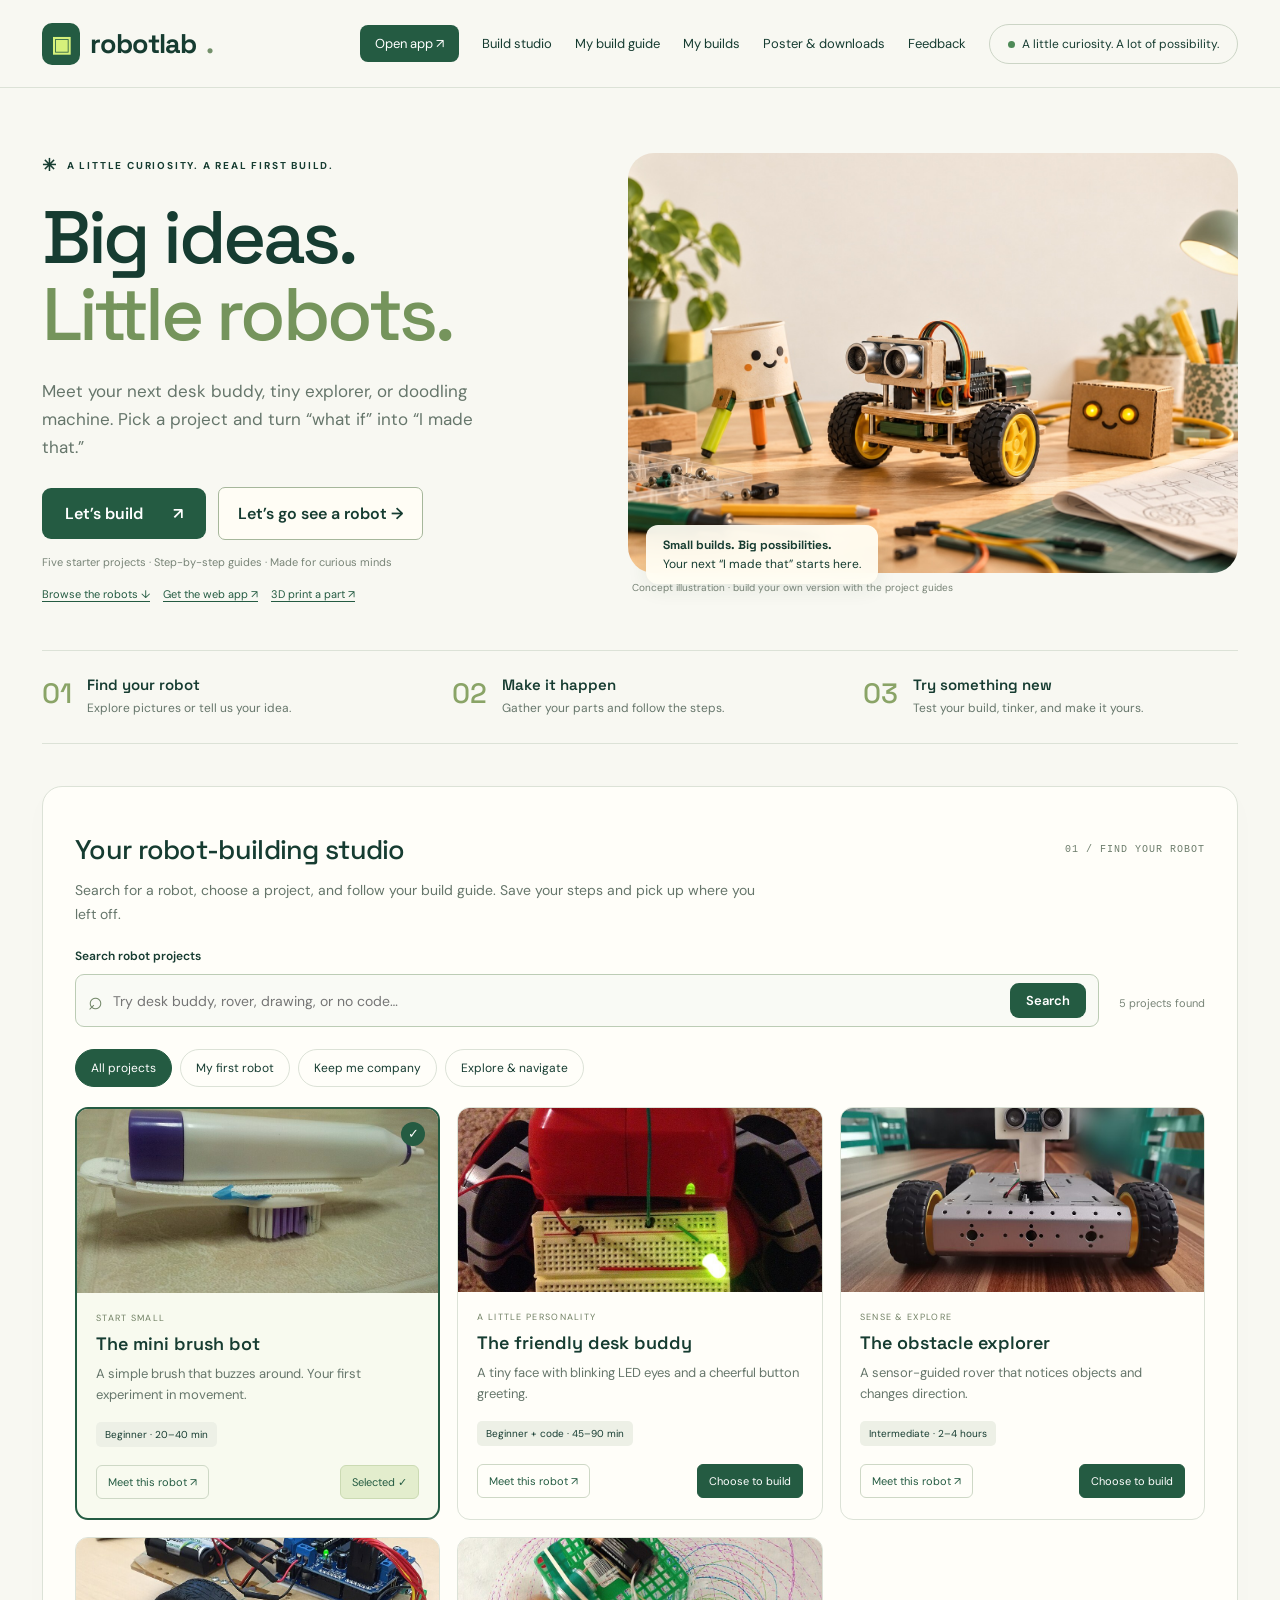
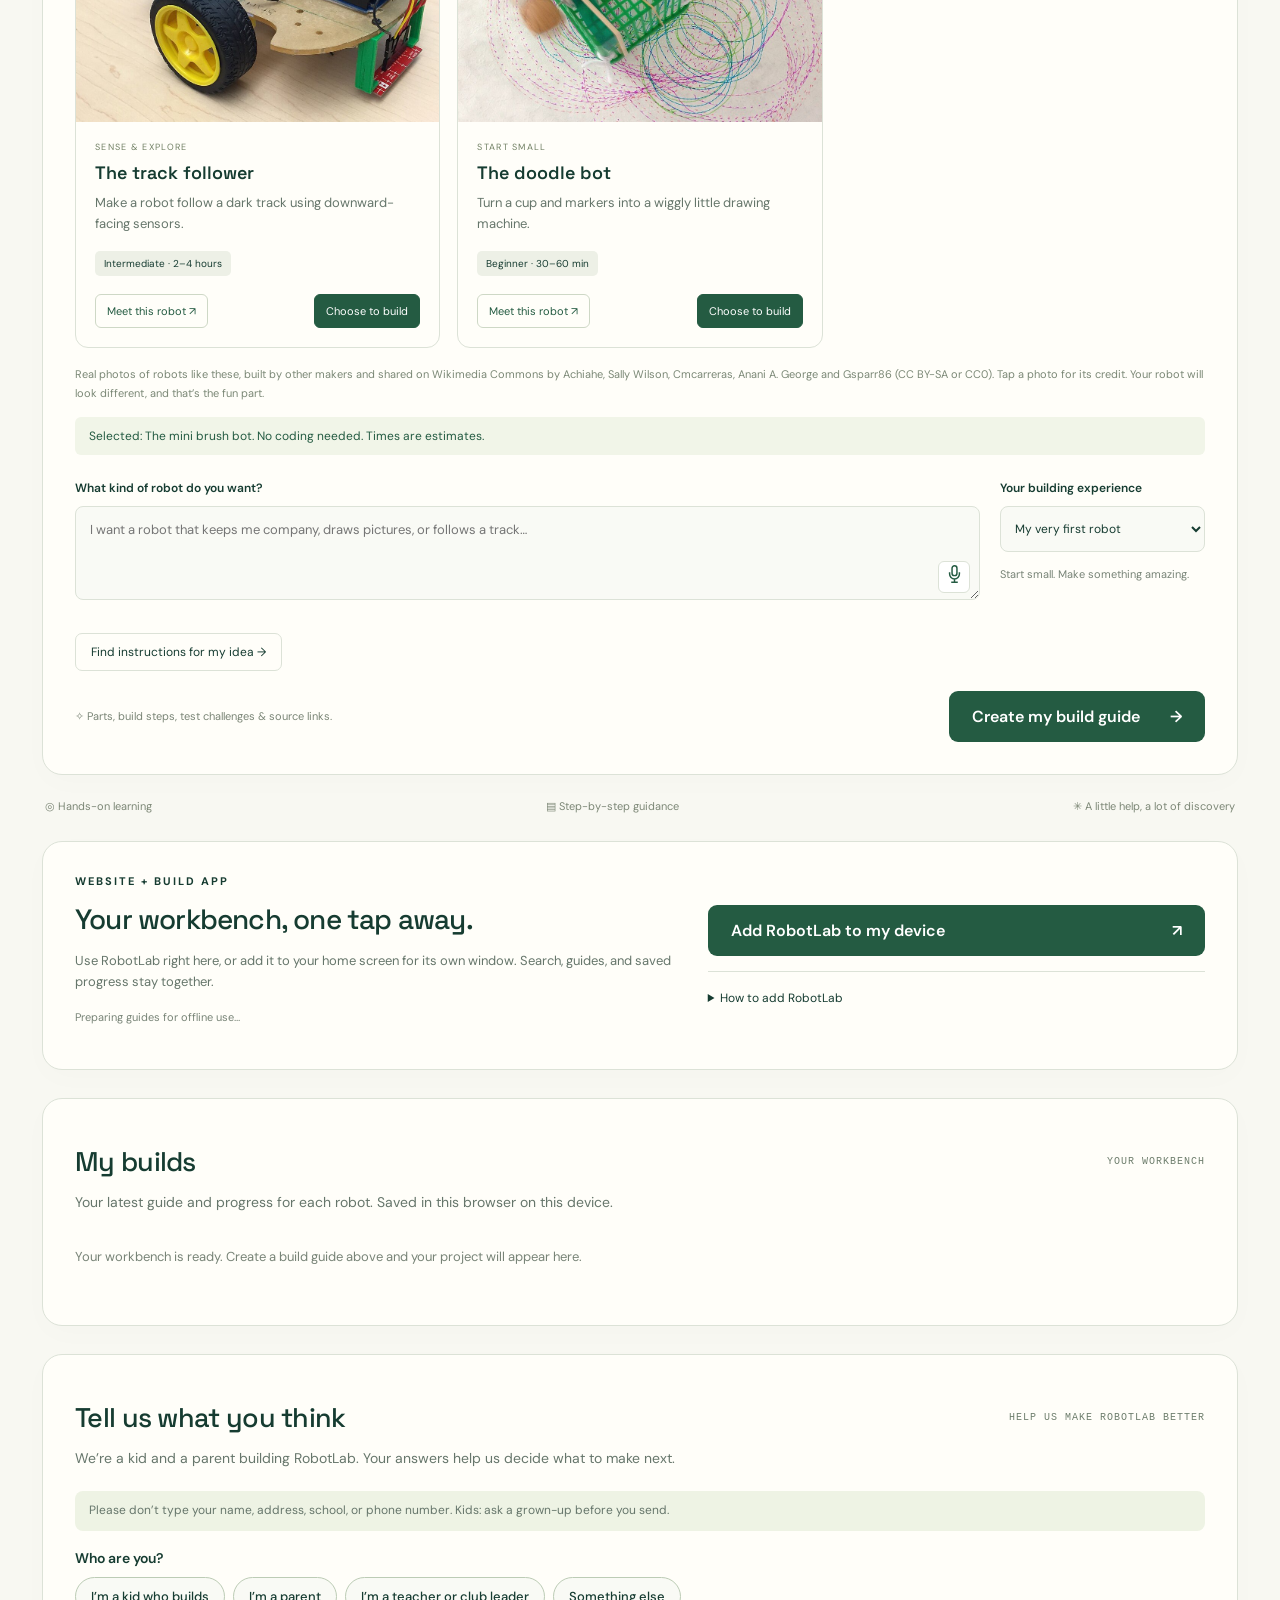
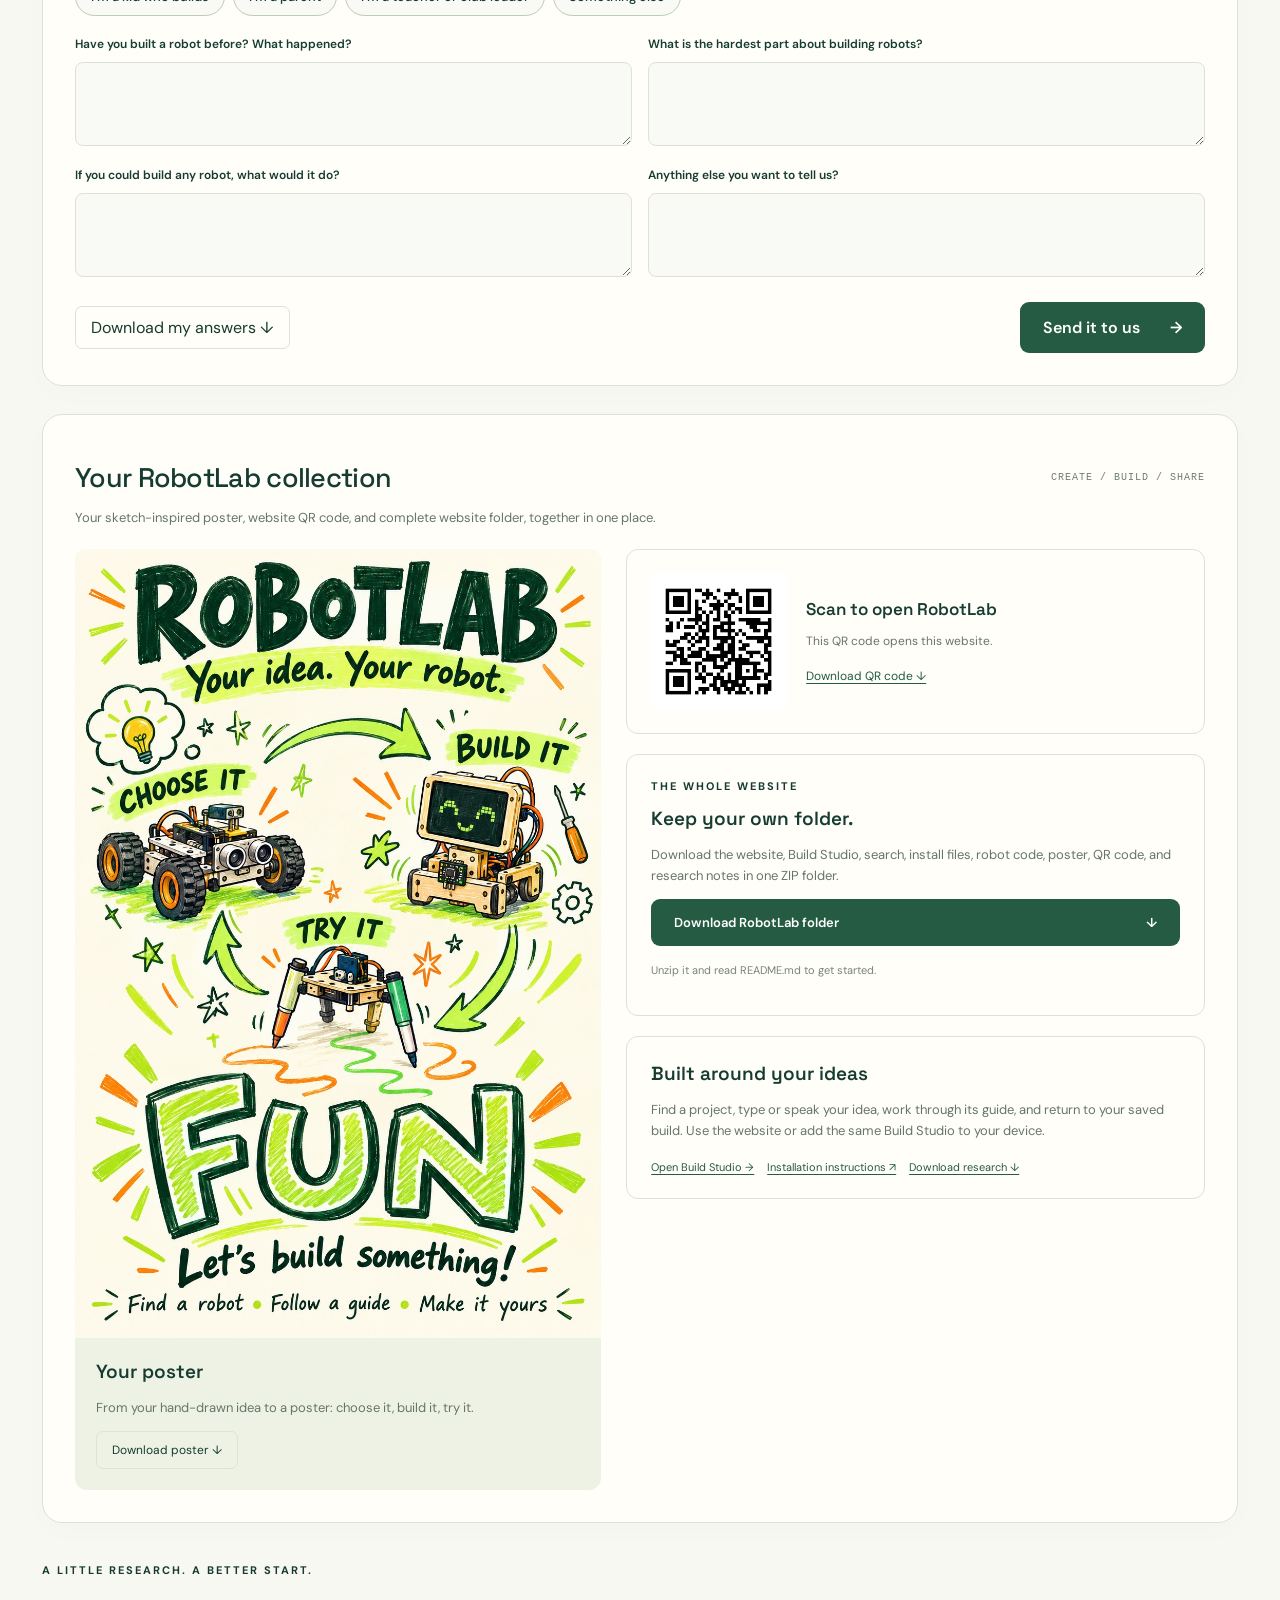
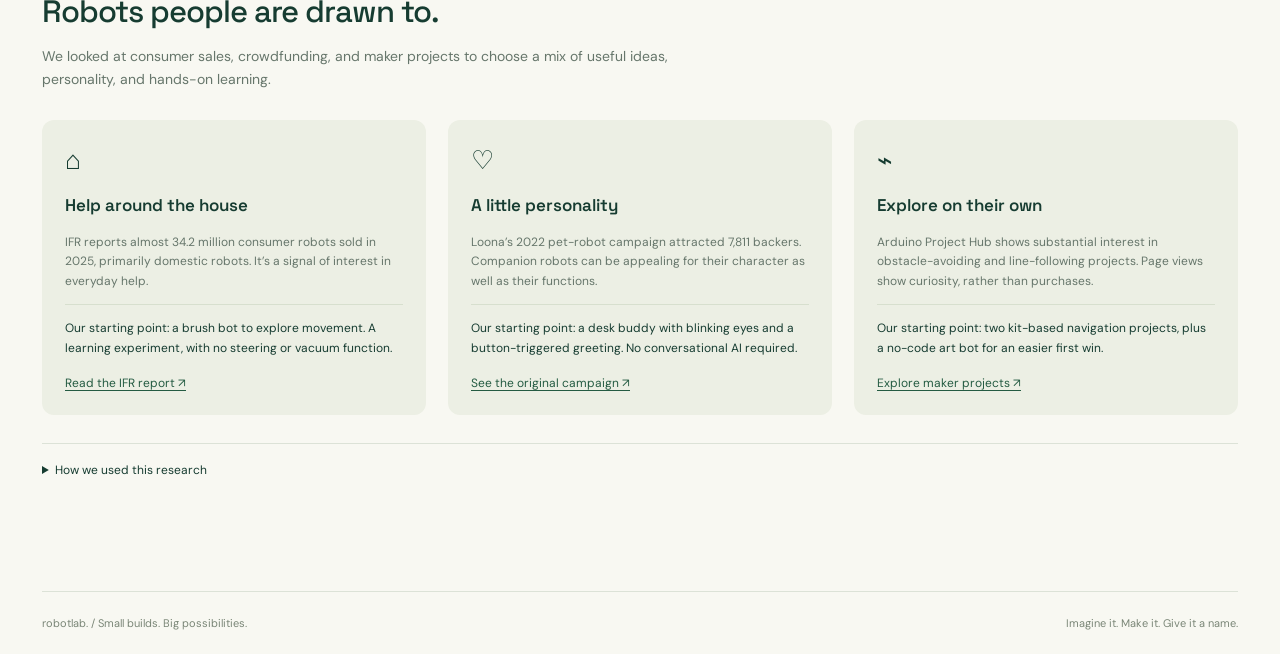
<file: site/index.html>
<!doctype html><html lang="en"><head><meta charset="utf-8"><meta name="viewport" content="width=device-width, initial-scale=1"><title>RobotLab — Your idea. Your robot.</title><meta name="theme-color" content="#23694e"><meta name="robotlab-app" content="robotlab-studio"><link rel="manifest" href="manifest.webmanifest" crossorigin="use-credentials"><link rel="icon" href="icon.svg" type="image/svg+xml"><link rel="apple-touch-icon" href="icon-192.png"><meta name="description" content="Pick a robot, describe your idea, and start building with a practical step-by-step guide."><style>
@import url('https://fonts.googleapis.com/css2?family=DM+Sans:wght@400;500;600;700&family=Space+Grotesk:wght@400;500;600;700&display=swap');
:root{--ink:#183b32;--green:#23694e;--cream:#f6f5ef;--lime:#d6f17b;--line:#dce2d7}*{box-sizing:border-box}body{margin:0;background:var(--cream);color:var(--ink);font:15px 'DM Sans',sans-serif}button,input,textarea,select{font:inherit}button,a{touch-action:manipulation}button{cursor:pointer}header{height:92px;max-width:1280px;margin:auto;display:flex;align-items:center;justify-content:space-between;padding:0 42px;border-bottom:1px solid var(--line)}.brand{font:700 25px 'Space Grotesk',sans-serif;letter-spacing:-1px;display:flex;align-items:center;gap:10px}.mark{background:var(--green);color:var(--lime);padding:7px 9px;border-radius:10px;font-size:22px}nav{display:flex;gap:30px;align-items:center}a{color:inherit;text-decoration:none}nav a{font-size:13px}.pill{border:1px solid #ccd5c6;border-radius:24px;padding:11px 18px;font-size:12px}.dot{display:inline-block;width:7px;height:7px;background:#4e8a57;border-radius:50%;margin-right:7px}main{max-width:1196px;margin:auto;padding:0 0 60px}.hero{display:grid;grid-template-columns:1.15fr 1fr;gap:50px;align-items:center;padding:54px 0 45px}.eyebrow{text-transform:uppercase;font-size:11px;letter-spacing:2px;font-weight:700;display:flex;gap:9px;align-items:center}h1{font:500 clamp(42px,5vw,66px)/1.06 'Space Grotesk',sans-serif;letter-spacing:-3px;margin:20px 0}h1 span{color:#609065}p{line-height:1.65;color:#66766b}.hero p{max-width:420px;font-size:16px}.primary{border:0;border-radius:9px;padding:15px 23px;background:var(--green);color:white;font-weight:600;display:inline-flex;gap:30px;align-items:center}.hero .primary{margin-top:12px}.tiny{font-size:11px;color:#788477;margin-top:15px}.robot-stage{height:327px;position:relative;display:flex;align-items:center;justify-content:center;background:#e9eddf;border-radius:22px;overflow:hidden;background-image:radial-gradient(#bac9ae 1px,transparent 1px);background-size:19px 19px}.robot-stage svg{width:270px;filter:drop-shadow(0 17px 10px #263e3020);transform:rotate(-7deg)}.tag{position:absolute;background:#fffef9;padding:11px 15px;border:1px solid #dce2d3;border-radius:8px;font:11px 'Space Grotesk',sans-serif;box-shadow:0 5px 10px #263e3006}.tag.one{top:33px;left:24px}.tag.two{bottom:33px;right:23px}.stage-label{position:absolute;right:20px;top:20px;font:10px monospace;color:#75856c}.section-top{display:flex;justify-content:space-between;align-items:center;margin:13px 0 22px}.section-top h2{font:500 24px 'Space Grotesk';letter-spacing:-.7px;margin:0}.step-label{font:10px monospace;color:#6e7e6d;letter-spacing:1px}.workspace{background:#fffef9;border:1px solid var(--line);border-radius:16px;padding:28px}.cards{display:grid;grid-template-columns:repeat(3,1fr);gap:14px}.card{background:#fffef9;border:1px solid var(--line);border-radius:10px;text-align:left;color:var(--ink);padding:20px;position:relative}.card.selected{border:2px solid var(--green);padding:19px;background:#f4f8e9}.card.selected:after{content:'✓';position:absolute;right:16px;top:16px;background:var(--green);color:white;border-radius:50%;width:19px;height:19px;text-align:center;font-size:12px}.icon{font-size:28px;height:45px;display:block}.card strong{font:600 17px 'Space Grotesk';display:block}.card p{font-size:12px;margin:7px 0 14px}.level{font-size:10px;background:#edf0e6;padding:5px 8px;border-radius:4px}.form-row{display:grid;grid-template-columns:1fr 205px;gap:20px;margin-top:25px}label{font-weight:600;font-size:12px;display:block;margin-bottom:10px}textarea{width:100%;resize:vertical;min-height:94px;background:#f9faf5;border:1px solid var(--line);border-radius:8px;padding:14px 48px 14px 14px;color:var(--ink);font-size:13px}.input-wrap{position:relative}.mic{position:absolute;right:10px;bottom:12px;border:1px solid var(--line);background:white;border-radius:6px;width:32px;height:32px;color:var(--green)}select{width:100%;padding:13px 10px;border:1px solid var(--line);border-radius:8px;background:#f9faf5;color:var(--ink);font-size:12px}.footer-row{display:flex;align-items:center;justify-content:space-between;margin-top:20px}.hint{font-size:11px;color:#7a8576}.below{display:flex;justify-content:space-between;font-size:11px;color:#7c8776;margin:24px 3px}.below span{display:flex;gap:8px}#guide{scroll-margin-top:25px;margin-top:30px}.guide-head{display:flex;align-items:center;justify-content:space-between;gap:15px}.guide-head h2{font-family:'Space Grotesk'}.guide-grid{display:grid;grid-template-columns:260px 1fr;gap:30px}.parts{background:#eef2e6;border-radius:12px;padding:20px}.parts li{margin:12px 0;font-size:13px;line-height:1.5}.steps{list-style:none;padding:0}.steps li{padding:18px 0;border-bottom:1px solid var(--line)}.steps label{font-size:15px;margin:0;display:flex;align-items:flex-start;gap:12px;line-height:1.65;font-weight:400}.steps input{margin-top:6px;accent-color:var(--green);width:17px;height:17px;flex-shrink:0}.steps label:has(input:checked){color:#8a9687;text-decoration:line-through}.secondary{background:transparent;border:1px solid var(--line);padding:10px 15px;border-radius:7px;color:var(--ink)}#status{font-size:12px;color:var(--green);min-height:18px}button:focus-visible,a:focus-visible{outline:3px solid #91b954;outline-offset:4px}footer{max-width:1196px;margin:0 auto;padding:24px 0;border-top:1px solid var(--line);display:flex;justify-content:space-between;font-size:11px;color:#7a8677}[hidden]{display:none!important}@media(max-width:800px){header{height:75px;padding:0 22px}nav a{display:none}main{padding:0 20px 35px}.hero{gap:25px;padding-top:35px}.robot-stage{height:260px}.tag{font-size:9px;padding:8px}.cards{gap:9px}.card{padding:15px}.card.selected{padding:14px}.guide-grid{grid-template-columns:1fr}footer{margin:0 20px}}@media(max-width:580px){.hero{grid-template-columns:1fr}h1{font-size:49px}.robot-stage{height:240px}.workspace{padding:20px 15px}.cards{grid-template-columns:1fr}.card{padding:14px 16px 14px 62px}.card.selected{padding:13px 15px 13px 61px}.icon{position:absolute;left:17px;top:20px;font-size:25px}.card p{margin:5px 0 10px}.form-row{grid-template-columns:1fr}.footer-row{gap:10px;align-items:flex-start;flex-direction:column}.footer-row .primary{width:100%;justify-content:space-between}.below{flex-wrap:wrap;gap:12px}.section-top{gap:10px}.section-top h2{font-size:21px}.guide-head{align-items:flex-start}.pill{font-size:10px}footer{gap:20px}}
.builder-intro{font-size:13px;margin:-10px 0 20px}.filters{display:flex;gap:8px;flex-wrap:wrap;margin-bottom:20px}.filter{border:1px solid var(--line);padding:9px 14px;background:transparent;color:var(--ink);border-radius:24px;font-size:12px}.filter.active{background:var(--green);color:white;border-color:var(--green)}.cards{align-items:stretch}.card{min-height:191px}.card p{min-height:39px}.card .category{font-size:9px;letter-spacing:1px;color:#78876e;text-transform:uppercase;display:block;margin:5px 0 7px}.card .level{display:inline-block}.selection{font-size:12px;color:var(--green);background:#f1f5e8;padding:11px 14px;border-radius:6px;margin-top:15px}.suggestion{padding:12px 15px;background:#eef3e4;border-radius:8px;font-size:12px;margin-top:8px}.suggestion button{margin-left:10px;border:0;background:transparent;text-decoration:underline;color:var(--green);font-weight:700}.research{padding:40px 0 10px;scroll-margin-top:25px}.research h2{font:500 31px 'Space Grotesk';letter-spacing:-1px;margin:14px 0}.research-intro{max-width:660px;font-size:14px}.research-grid{display:grid;grid-template-columns:repeat(3,1fr);gap:22px;margin:28px 0}.research-grid article{padding:23px;background:#ecefe4;border-radius:12px}.research-icon{font-size:26px}.research-grid h3{font:600 17px 'Space Grotesk'}.research-grid p{font-size:12px}.research-grid .takeaway{color:var(--ink);border-top:1px solid #d7dfce;padding-top:14px}.research-grid a,.resource-link{font-size:12px;color:var(--green);text-decoration:underline;text-underline-offset:3px}details{border-top:1px solid var(--line);padding:18px 0;font-size:12px}summary{cursor:pointer}.guide-meta{display:flex;gap:9px;flex-wrap:wrap;margin:10px 0 18px}.guide-meta span{background:#edf2e4;padding:7px 10px;border-radius:5px;font-size:11px}.guide-callout{padding:16px 18px;background:#f1f5e8;border-radius:8px;margin:18px 0;font-size:13px;line-height:1.6}.challenge{border:1px dashed #afc398;border-radius:10px;padding:17px;margin-top:23px}.challenge h3{font:600 17px 'Space Grotesk';margin:0 0 8px}.challenge p{font-size:13px;margin:0}.guide-actions{display:flex;gap:8px;flex-wrap:wrap}.code-link{font-size:12px;background:var(--green);color:white;border-radius:6px;padding:10px 14px}.guide-grid .parts h3{font-size:13px;margin-top:22px}#progress-bar{width:100%;accent-color:var(--green);height:8px;margin-top:12px}@media(max-width:800px){.research-grid{gap:12px}.research-grid article{padding:17px}}@media(max-width:580px){.research-grid{grid-template-columns:1fr}.card{min-height:145px}.card p{min-height:0}.guide-head{flex-direction:column}.step-label{font-size:8px}.research{padding-top:24px}}@media(prefers-reduced-motion:reduce){*{scroll-behavior:auto!important}}
.search-row{display:flex;align-items:flex-end;gap:20px;margin:22px 0}.search-field{flex:1}.search-input{display:flex;align-items:center;gap:10px;border:1px solid #bcccb5;border-radius:9px;background:#f9faf5;padding:8px 12px}.search-input>span{font-size:25px;color:#6f8465}.search-input input{flex:1;min-width:0;width:100%;background:transparent;border:0;padding:8px 0;color:var(--ink);outline:none;font-size:14px}.search-input:focus-within{outline:2px solid #91b954;outline-offset:2px}.search-input .secondary{padding:7px 10px;font-size:11px}#search-count{font-size:11px;color:#788477;padding-bottom:17px;white-space:nowrap}.empty-results{grid-column:1/-1;padding:26px;text-align:center;background:#f3f5ec;border-radius:10px}.empty-results p{font-size:13px}.primary:disabled{opacity:.5;cursor:default}.saved-builds{margin-top:28px;scroll-margin-top:20px}.saved-row{display:flex;align-items:center;justify-content:space-between;gap:20px;border-top:1px solid var(--line);padding:18px 0}.saved-row:last-child{padding-bottom:0}.saved-row h3{font:600 17px 'Space Grotesk';margin:0 0 6px}.saved-row p{font-size:12px;margin:0}.saved-row .guide-actions{flex-shrink:0}.saved-row button{font-size:12px}.saved-row .resume{background:var(--green);color:white;border-color:var(--green)}.saved-row .saved-note{max-width:650px;overflow-wrap:anywhere}.saved-empty{padding:12px 0;font-size:13px;color:#788477}#guide-save-status{font-size:11px;color:#6b7f61;margin:0 0 15px}@media(max-width:580px){.search-row{flex-direction:column;align-items:stretch;gap:5px}#search-count{padding-bottom:0}.saved-row{align-items:flex-start;flex-direction:column;gap:12px}}
.install-panel{margin-top:28px;display:grid;grid-template-columns:1.2fr 1fr;gap:36px;background:#edf2e4;scroll-margin-top:20px}.install-panel h2{font:500 28px 'Space Grotesk';letter-spacing:-.8px;margin:13px 0}.install-panel p{font-size:13px}.install-panel .tiny{font-size:11px}.install-controls{align-self:center}.install-controls .primary{width:100%;justify-content:space-between}.install-controls details{padding-bottom:0}.install-controls summary{font-size:12px}.install-controls details p{font-size:12px}@media(max-width:580px){.install-panel{grid-template-columns:1fr;gap:15px}}
.quick-links{display:flex;gap:13px;flex-wrap:wrap;margin-top:18px}.quick-links a{font-size:11px;color:var(--green);text-decoration:underline;text-underline-offset:3px}.resource-hub{margin-top:28px;scroll-margin-top:20px}.resource-grid{display:grid;grid-template-columns:1fr 1.1fr;gap:25px}.poster-resource{background:#eef2e5;border-radius:12px;overflow:hidden}.poster-resource>a{display:block}.poster-resource img{display:block;width:100%;height:auto}.poster-resource>div{padding:21px}.resource-hub h3{font:600 19px 'Space Grotesk';margin:0 0 10px}.resource-hub p{font-size:13px}.resource-hub .secondary{display:inline-block;font-size:12px}.resource-stack{display:flex;flex-direction:column;gap:20px}.resource-stack article{border:1px solid var(--line);border-radius:12px;padding:24px}.resource-stack article .eyebrow{margin-bottom:13px}.resource-stack .primary{font-size:13px;justify-content:space-between;width:100%;gap:10px}.qr-resource{display:flex;align-items:center;gap:20px}.qr-resource img{width:135px;height:135px;flex-shrink:0}.qr-resource h3{font-size:17px}.qr-resource p{font-size:12px}.resource-stack .tiny{font-size:11px}@media(max-width:800px){nav{gap:15px}.pill{display:none}.resource-grid{grid-template-columns:1fr 1fr}.qr-resource{flex-direction:column;align-items:flex-start}}@media(max-width:580px){.resource-grid{grid-template-columns:1fr}.poster-resource img{max-height:520px;object-fit:contain;background:#fffdf2}.qr-resource{flex-direction:row;gap:12px}.qr-resource img{width:100px;height:100px}.resource-stack article{padding:19px}}
.app-entry{padding:10px 15px;border-radius:8px;background:var(--green);color:white}.find-robot{margin-top:10px;font-size:12px}.app-intro{padding:40px 0 24px}.app-intro h1{font-size:42px;letter-spacing:-1.8px;margin:14px 0}.app-intro p{max-width:700px}.app-mode .resource-hub,.app-mode .research{display:none}@media(max-width:800px){nav{gap:12px}}@media(max-width:580px){nav .app-entry{display:inline-flex}.app-intro h1{font-size:34px}.hero .primary{gap:15px}}
.search-input .search-go{padding:9px 16px;font-size:13px;gap:0}</style><link rel="stylesheet" href="polish.css"></head><body><header><a class="brand" href="#"><span class="mark">▣</span>robotlab<span style="color:#73906b">.</span></a><nav><a class="app-entry" href="app.html">Open app ↗</a><a href="#builder">Build studio</a><a href="#guide" id="myguide">My build guide</a><a href="#my-builds">My builds</a><a href="#resources">Poster & downloads</a><a href="#feedback">Feedback</a><span class="pill"><i class="dot"></i>A little curiosity. A lot of possibility.</span></nav></header><main><section class="hero"><div><div class="eyebrow"><span style="font-size:17px">✳</span> A little curiosity. A real first build.</div><h1>Big ideas.<br><span>Little robots.</span></h1><p>Meet your next desk buddy, tiny explorer, or doodling machine. Pick a project and turn “what if” into “I made that.”</p><div class="hero-actions"><a class="primary" href="app.html">Let’s build <span>↗</span></a><button type="button" class="secondary" data-preview="rover">Let’s go see a robot →</button></div><div class="tiny">Five starter projects · Step-by-step guides · Made for curious minds</div><div class="quick-links"><a href="#builder">Browse the robots ↓</a><a href="#install">Get the web app ↗</a><a href="app.html#print">3D print a part ↗</a></div></div><div class="hero-art"><figure><img src="images/robot-workbench.jpg" alt="Illustration of a homemade rover, a drawing robot, and a friendly cardboard desk buddy on a workbench" width="1200" height="800" fetchpriority="high"><div class="art-badge"><strong>Small builds. Big possibilities.</strong>Your next “I made that” starts here.</div><figcaption>Concept illustration · build your own version with the project guides</figcaption></figure></div></section><section class="how-it-works" aria-label="How RobotLab works"><article><b>01</b><div><h3>Find your robot</h3><p>Explore pictures or tell us your idea.</p></div></article><article><b>02</b><div><h3>Make it happen</h3><p>Gather your parts and follow the steps.</p></div></article><article><b>03</b><div><h3>Try something new</h3><p>Test your build, tinker, and make it yours.</p></div></article></section><section id="builder" class="workspace"><div class="section-top"><h2>Your robot-building studio</h2><span class="step-label">01 / FIND YOUR ROBOT</span></div><p class="builder-intro">Search for a robot, choose a project, and follow your build guide. Save your steps and pick up where you left off.</p><div class="search-row"><div class="search-field"><label for="robot-search">Search robot projects</label><div class="search-input"><span aria-hidden="true">⌕</span><input id="robot-search" type="search" maxlength="100" placeholder="Try desk buddy, rover, drawing, or no code…" autocomplete="off" aria-describedby="search-count"><button id="clear-search" class="secondary" hidden>Clear</button><button id="search-go" type="button" class="primary search-go">Search</button></div></div><span id="search-count" role="status" aria-live="polite"></span></div><div class="filters" role="group" aria-label="Filter robot projects"><button class="filter active" data-filter="all" aria-pressed="true">All projects</button><button class="filter" data-filter="first" aria-pressed="false">My first robot</button><button class="filter" data-filter="companion" aria-pressed="false">Keep me company</button><button class="filter" data-filter="explore" aria-pressed="false">Explore & navigate</button></div><div class="cards" id="project-cards"></div><p class="gallery-caption">Real photos of robots like these, built by other makers and shared on Wikimedia Commons by Achiahe, Sally Wilson, Cmcarreras, Anani A. George and Gsparr86 (CC BY-SA or CC0). Tap a photo for its credit. Your robot will look different, and that’s the fun part.</p><div id="selection" class="selection" role="status"></div><div class="form-row"><div><label for="idea">What kind of robot do you want?</label><div class="input-wrap"><textarea id="idea" maxlength="600" placeholder="I want a robot that keeps me company, draws pictures, or follows a track…"></textarea><button class="mic" id="mic" aria-label="Speak your robot idea" title="Speak your idea"><svg width="15" height="18" viewBox="0 0 18 22" fill="none" aria-hidden="true"><rect x="6" y="1" width="6" height="12" rx="3" stroke="currentColor" stroke-width="1.8"/><path d="M3 9v2a6 6 0 0 0 12 0V9M9 17v4M5 21h8" stroke="currentColor" stroke-width="1.8"/></svg></button></div></div><div><label for="experience">Your building experience</label><select id="experience"><option value="first">My very first robot</option><option value="some">I’ve built a few things</option><option value="confident">Comfortable with electronics</option></select><div class="tiny">Start small. Make something amazing.</div></div></div><div id="status" role="status"></div><div id="suggestion" class="suggestion" hidden></div><button id="find-robot" class="secondary find-robot">Find instructions for my idea →</button><div class="footer-row"><span class="hint">✧ Parts, build steps, test challenges & source links.</span><button class="primary" id="generate">Create my build guide <span>→</span></button></div></section><div class="below"><span>◎ Hands-on learning</span><span>▤ Step-by-step guidance</span><span>✳ A little help, a lot of discovery</span></div><section id="guide" class="workspace" hidden aria-live="polite"></section><section id="install" class="workspace install-panel"><div><div class="eyebrow">WEBSITE + BUILD APP</div><h2>Your workbench, one tap away.</h2><p>Use RobotLab right here, or add it to your home screen for its own window. Search, guides, and saved progress stay together.</p><p id="offline-status" class="tiny" role="status">Offline setup requires HTTPS or localhost.</p></div><div class="install-controls"><button id="install-app" class="primary">Add RobotLab to my device <span>↗</span></button><p id="install-status" class="tiny" role="status"></p><details id="install-help"><summary>How to add RobotLab</summary><p>On iPhone or iPad: open in Safari, tap Share, then Add to Home Screen. On Android: use Chrome’s menu and choose Install app or Add to Home screen. On a computer: use your browser’s install icon or menu when available.</p><p>If your browser does not offer installation, you can keep using the full Build Studio on this website. Speech input and linked references need internet access.</p></details></div></section><section id="my-builds" class="workspace saved-builds"><div class="section-top"><h2>My builds</h2><span class="step-label">YOUR WORKBENCH</span></div><p class="builder-intro">Your latest guide and progress for each robot. Saved in this browser on this device.</p><p id="storage-status" class="tiny" role="status"></p><div id="saved-projects"></div></section><section id="feedback" class="workspace feedback"><div class="section-top"><h2>Tell us what you think</h2><span class="step-label">HELP US MAKE ROBOTLAB BETTER</span></div><p class="builder-intro">We’re a kid and a parent building RobotLab. Your answers help us decide what to make next.</p><p class="f-safe">Please don’t type your name, address, school, or phone number. Kids: ask a grown-up before you send.</p><form id="feedback-form"><fieldset><legend>Who are you?</legend><div class="chips" id="f-role"></div></fieldset><div class="f-grid"><div><label for="f-built">Have you built a robot before? What happened?</label><textarea id="f-built" maxlength="1000"></textarea></div><div><label for="f-hardest">What is the hardest part about building robots?</label><textarea id="f-hardest" maxlength="1000"></textarea></div><div><label for="f-dream">If you could build any robot, what would it do?</label><textarea id="f-dream" maxlength="1000"></textarea></div><div><label for="f-more">Anything else you want to tell us?</label><textarea id="f-more" maxlength="1000"></textarea></div></div><div id="f-contact" hidden><label for="f-email">Grown-ups only: your email, if we may ask you a few more questions (optional)</label><input id="f-email" type="email" maxlength="120" autocomplete="email"></div><div class="f-gotcha" aria-hidden="true"><label for="f-gotcha">Leave this empty</label><input id="f-gotcha" name="_gotcha" tabindex="-1" autocomplete="off"></div><p id="f-status" role="status"></p><div class="footer-row"><button type="button" class="secondary" id="f-download">Download my answers ↓</button><button type="submit" class="primary" id="f-send">Send it to us <span>→</span></button></div></form></section><section id="resources" class="workspace resource-hub"><div class="section-top"><h2>Your RobotLab collection</h2><span class="step-label">CREATE / BUILD / SHARE</span></div><p class="builder-intro">Your sketch-inspired poster, website QR code, and complete website folder, together in one place.</p><div class="resource-grid"><article class="poster-resource"><a href="robotlab-poster.jpg" target="_blank" rel="noopener"><img src="robotlab-poster.jpg" alt="RobotLab poster inspired by your sketch: friendly robots, swooping arrows, and large FUN lettering" loading="lazy" width="1024" height="1536"></a><div><h3>Your poster</h3><p>From your hand-drawn idea to a poster: choose it, build it, try it.</p><a class="secondary" href="robotlab-poster.jpg" download="RobotLab-Poster.jpg">Download poster ↓</a></div></article><div class="resource-stack"><article class="qr-resource"><img src="robotlab-qr.png" alt="QR code linking to this RobotLab website" width="160" height="160" loading="lazy"><div><h3>Scan to open RobotLab</h3><p>This QR code opens this website.</p><a class="resource-link" href="robotlab-qr.png" download="RobotLab-QR.png">Download QR code ↓</a></div></article><article><span class="eyebrow">THE WHOLE WEBSITE</span><h3>Keep your own folder.</h3><p>Download the website, Build Studio, search, install files, robot code, poster, QR code, and research notes in one ZIP folder.</p><a class="primary" href="robotlab-website.zip" download="RobotLab.zip">Download RobotLab folder <span>↓</span></a><p class="tiny">Unzip it and read README.md to get started.</p></article><article><h3>Built around your ideas</h3><p>Find a project, type or speak your idea, work through its guide, and return to your saved build. Use the website or add the same Build Studio to your device.</p><div class="quick-links"><a href="#builder">Open Build Studio →</a><a href="#install">Installation instructions ↗</a><a href="research-notes.md" download="RobotLab-Research.md">Download research ↓</a></div></article></div></div></section><section id="research" class="research"><div class="eyebrow">A LITTLE RESEARCH. A BETTER START.</div><h2>Robots people are drawn to.</h2><p class="research-intro">We looked at consumer sales, crowdfunding, and maker projects to choose a mix of useful ideas, personality, and hands-on learning.</p><div class="research-grid"><article><span class="research-icon">⌂</span><h3>Help around the house</h3><p>IFR reports almost 34.2 million consumer robots sold in 2025, primarily domestic robots. It’s a signal of interest in everyday help.</p><p class="takeaway">Our starting point: a brush bot to explore movement. A learning experiment, with no steering or vacuum function.</p><a href="https://ifr.org/ifr-press-releases/news/global-sales-of-professional-service-robots-surge-24-percent" target="_blank" rel="noopener noreferrer">Read the IFR report ↗</a></article><article><span class="research-icon">♡</span><h3>A little personality</h3><p>Loona’s 2022 pet-robot campaign attracted 7,811 backers. Companion robots can be appealing for their character as well as their functions.</p><p class="takeaway">Our starting point: a desk buddy with blinking eyes and a button-triggered greeting. No conversational AI required.</p><a href="https://www.kickstarter.com/projects/keyitechnology/meet-loona-the-petbot-you-will-fall-in-love" target="_blank" rel="noopener noreferrer">See the original campaign ↗</a></article><article><span class="research-icon">⌁</span><h3>Explore on their own</h3><p>Arduino Project Hub shows substantial interest in obstacle-avoiding and line-following projects. Page views show curiosity, rather than purchases.</p><p class="takeaway">Our starting point: two kit-based navigation projects, plus a no-code art bot for an easier first win.</p><a href="https://projecthub.arduino.cc/?q=robots&amp;value=robot" target="_blank" rel="noopener noreferrer">Explore maker projects ↗</a></article></div><details><summary>How we used this research</summary><p>Reviewed October 30, 2026. These are selected signals, not a representative survey or a ranking of the most wanted robots. Sales of finished products and crowdfunding support do not measure demand for DIY kits. Project choices are our interpretation, balanced with beginner accessibility. Times are planning estimates; actual time depends on your kit, tools, and experience. Guides link to educational resources; RobotLab is not affiliated with the sources.</p></details></section></main><footer><span>robotlab. / Small builds. Big possibilities.</span><span>Imagine it. Make it. Give it a name.</span></footer><dialog id="robot-dialog" class="robot-dialog" aria-labelledby="robot-dialog-title"><button type="button" class="dialog-close" id="close-robot-dialog" aria-label="Close robot picture">×</button><div class="dialog-content"><div class="dialog-picture"><img id="robot-dialog-image" src="images/rover.jpg" alt="" width="640" height="460"></div><div class="dialog-copy"><div class="eyebrow">MEET YOUR NEXT PROJECT</div><h2 id="robot-dialog-title"></h2><div id="robot-dialog-meta" class="guide-meta"></div><p id="robot-dialog-description"></p><p id="robot-dialog-limit" class="limit-copy"></p><p class="tiny" id="robot-dialog-credit"></p><button type="button" id="build-preview-robot" class="primary">Let’s build this robot <span>→</span></button></div></div></dialog><script src="app.js"></script><script src="install.js"></script><script src="feedback.js"></script>
<script src="gallery.js"></script></body></html>
</file>
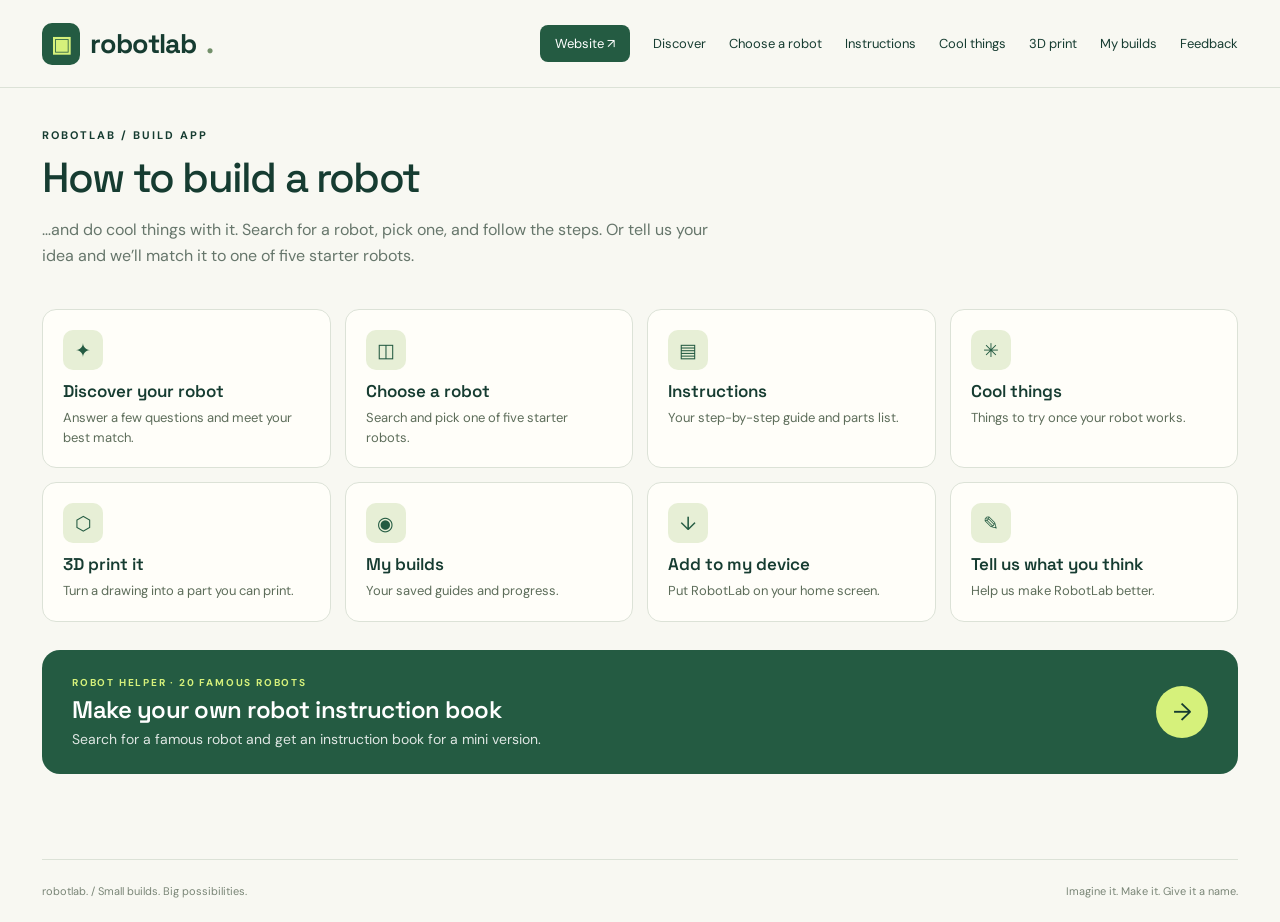
<file: site/app.html>
<!doctype html><html lang="en"><head><meta charset="utf-8"><meta name="viewport" content="width=device-width, initial-scale=1"><title>RobotLab — Robot Builder App</title><meta name="theme-color" content="#23694e"><meta name="robotlab-app" content="robotlab-studio"><link rel="manifest" href="manifest.webmanifest" crossorigin="use-credentials"><link rel="icon" href="icon.svg" type="image/svg+xml"><link rel="apple-touch-icon" href="icon-192.png"><meta name="description" content="Pick a robot, describe your idea, and start building with a practical step-by-step guide."><style>
@import url('https://fonts.googleapis.com/css2?family=DM+Sans:wght@400;500;600;700&family=Space+Grotesk:wght@400;500;600;700&display=swap');
:root{--ink:#183b32;--green:#23694e;--cream:#f6f5ef;--lime:#d6f17b;--line:#dce2d7}*{box-sizing:border-box}body{margin:0;background:var(--cream);color:var(--ink);font:15px 'DM Sans',sans-serif}button,input,textarea,select{font:inherit}button,a{touch-action:manipulation}button{cursor:pointer}header{height:92px;max-width:1280px;margin:auto;display:flex;align-items:center;justify-content:space-between;padding:0 42px;border-bottom:1px solid var(--line)}.brand{font:700 25px 'Space Grotesk',sans-serif;letter-spacing:-1px;display:flex;align-items:center;gap:10px}.mark{background:var(--green);color:var(--lime);padding:7px 9px;border-radius:10px;font-size:22px}nav{display:flex;gap:30px;align-items:center}a{color:inherit;text-decoration:none}nav a{font-size:13px}.pill{border:1px solid #ccd5c6;border-radius:24px;padding:11px 18px;font-size:12px}.dot{display:inline-block;width:7px;height:7px;background:#4e8a57;border-radius:50%;margin-right:7px}main{max-width:1196px;margin:auto;padding:0 0 60px}.hero{display:grid;grid-template-columns:1.15fr 1fr;gap:50px;align-items:center;padding:54px 0 45px}.eyebrow{text-transform:uppercase;font-size:11px;letter-spacing:2px;font-weight:700;display:flex;gap:9px;align-items:center}h1{font:500 clamp(42px,5vw,66px)/1.06 'Space Grotesk',sans-serif;letter-spacing:-3px;margin:20px 0}h1 span{color:#609065}p{line-height:1.65;color:#66766b}.hero p{max-width:420px;font-size:16px}.primary{border:0;border-radius:9px;padding:15px 23px;background:var(--green);color:white;font-weight:600;display:inline-flex;gap:30px;align-items:center}.hero .primary{margin-top:12px}.tiny{font-size:11px;color:#788477;margin-top:15px}.robot-stage{height:327px;position:relative;display:flex;align-items:center;justify-content:center;background:#e9eddf;border-radius:22px;overflow:hidden;background-image:radial-gradient(#bac9ae 1px,transparent 1px);background-size:19px 19px}.robot-stage svg{width:270px;filter:drop-shadow(0 17px 10px #263e3020);transform:rotate(-7deg)}.tag{position:absolute;background:#fffef9;padding:11px 15px;border:1px solid #dce2d3;border-radius:8px;font:11px 'Space Grotesk',sans-serif;box-shadow:0 5px 10px #263e3006}.tag.one{top:33px;left:24px}.tag.two{bottom:33px;right:23px}.stage-label{position:absolute;right:20px;top:20px;font:10px monospace;color:#75856c}.section-top{display:flex;justify-content:space-between;align-items:center;margin:13px 0 22px}.section-top h2{font:500 24px 'Space Grotesk';letter-spacing:-.7px;margin:0}.step-label{font:10px monospace;color:#6e7e6d;letter-spacing:1px}.workspace{background:#fffef9;border:1px solid var(--line);border-radius:16px;padding:28px}.cards{display:grid;grid-template-columns:repeat(3,1fr);gap:14px}.card{background:#fffef9;border:1px solid var(--line);border-radius:10px;text-align:left;color:var(--ink);padding:20px;position:relative}.card.selected{border:2px solid var(--green);padding:19px;background:#f4f8e9}.card.selected:after{content:'✓';position:absolute;right:16px;top:16px;background:var(--green);color:white;border-radius:50%;width:19px;height:19px;text-align:center;font-size:12px}.icon{font-size:28px;height:45px;display:block}.card strong{font:600 17px 'Space Grotesk';display:block}.card p{font-size:12px;margin:7px 0 14px}.level{font-size:10px;background:#edf0e6;padding:5px 8px;border-radius:4px}.form-row{display:grid;grid-template-columns:1fr 205px;gap:20px;margin-top:25px}label{font-weight:600;font-size:12px;display:block;margin-bottom:10px}textarea{width:100%;resize:vertical;min-height:94px;background:#f9faf5;border:1px solid var(--line);border-radius:8px;padding:14px 48px 14px 14px;color:var(--ink);font-size:13px}.input-wrap{position:relative}.mic{position:absolute;right:10px;bottom:12px;border:1px solid var(--line);background:white;border-radius:6px;width:32px;height:32px;color:var(--green)}select{width:100%;padding:13px 10px;border:1px solid var(--line);border-radius:8px;background:#f9faf5;color:var(--ink);font-size:12px}.footer-row{display:flex;align-items:center;justify-content:space-between;margin-top:20px}.hint{font-size:11px;color:#7a8576}.below{display:flex;justify-content:space-between;font-size:11px;color:#7c8776;margin:24px 3px}.below span{display:flex;gap:8px}#guide{scroll-margin-top:25px;margin-top:30px}.guide-head{display:flex;align-items:center;justify-content:space-between;gap:15px}.guide-head h2{font-family:'Space Grotesk'}.guide-grid{display:grid;grid-template-columns:260px 1fr;gap:30px}.parts{background:#eef2e6;border-radius:12px;padding:20px}.parts li{margin:12px 0;font-size:13px;line-height:1.5}.steps{list-style:none;padding:0}.steps li{padding:18px 0;border-bottom:1px solid var(--line)}.steps label{font-size:15px;margin:0;display:flex;align-items:flex-start;gap:12px;line-height:1.65;font-weight:400}.steps input{margin-top:6px;accent-color:var(--green);width:17px;height:17px;flex-shrink:0}.steps label:has(input:checked){color:#8a9687;text-decoration:line-through}.secondary{background:transparent;border:1px solid var(--line);padding:10px 15px;border-radius:7px;color:var(--ink)}#status{font-size:12px;color:var(--green);min-height:18px}button:focus-visible,a:focus-visible{outline:3px solid #91b954;outline-offset:4px}footer{max-width:1196px;margin:0 auto;padding:24px 0;border-top:1px solid var(--line);display:flex;justify-content:space-between;font-size:11px;color:#7a8677}[hidden]{display:none!important}@media(max-width:800px){header{height:75px;padding:0 22px}nav a{display:none}main{padding:0 20px 35px}.hero{gap:25px;padding-top:35px}.robot-stage{height:260px}.tag{font-size:9px;padding:8px}.cards{gap:9px}.card{padding:15px}.card.selected{padding:14px}.guide-grid{grid-template-columns:1fr}footer{margin:0 20px}}@media(max-width:580px){.hero{grid-template-columns:1fr}h1{font-size:49px}.robot-stage{height:240px}.workspace{padding:20px 15px}.cards{grid-template-columns:1fr}.card{padding:14px 16px 14px 62px}.card.selected{padding:13px 15px 13px 61px}.icon{position:absolute;left:17px;top:20px;font-size:25px}.card p{margin:5px 0 10px}.form-row{grid-template-columns:1fr}.footer-row{gap:10px;align-items:flex-start;flex-direction:column}.footer-row .primary{width:100%;justify-content:space-between}.below{flex-wrap:wrap;gap:12px}.section-top{gap:10px}.section-top h2{font-size:21px}.guide-head{align-items:flex-start}.pill{font-size:10px}footer{gap:20px}}
.builder-intro{font-size:13px;margin:-10px 0 20px}.filters{display:flex;gap:8px;flex-wrap:wrap;margin-bottom:20px}.filter{border:1px solid var(--line);padding:9px 14px;background:transparent;color:var(--ink);border-radius:24px;font-size:12px}.filter.active{background:var(--green);color:white;border-color:var(--green)}.cards{align-items:stretch}.card{min-height:191px}.card p{min-height:39px}.card .category{font-size:9px;letter-spacing:1px;color:#78876e;text-transform:uppercase;display:block;margin:5px 0 7px}.card .level{display:inline-block}.selection{font-size:12px;color:var(--green);background:#f1f5e8;padding:11px 14px;border-radius:6px;margin-top:15px}.suggestion{padding:12px 15px;background:#eef3e4;border-radius:8px;font-size:12px;margin-top:8px}.suggestion button{margin-left:10px;border:0;background:transparent;text-decoration:underline;color:var(--green);font-weight:700}.research{padding:40px 0 10px;scroll-margin-top:25px}.research h2{font:500 31px 'Space Grotesk';letter-spacing:-1px;margin:14px 0}.research-intro{max-width:660px;font-size:14px}.research-grid{display:grid;grid-template-columns:repeat(3,1fr);gap:22px;margin:28px 0}.research-grid article{padding:23px;background:#ecefe4;border-radius:12px}.research-icon{font-size:26px}.research-grid h3{font:600 17px 'Space Grotesk'}.research-grid p{font-size:12px}.research-grid .takeaway{color:var(--ink);border-top:1px solid #d7dfce;padding-top:14px}.research-grid a,.resource-link{font-size:12px;color:var(--green);text-decoration:underline;text-underline-offset:3px}details{border-top:1px solid var(--line);padding:18px 0;font-size:12px}summary{cursor:pointer}.guide-meta{display:flex;gap:9px;flex-wrap:wrap;margin:10px 0 18px}.guide-meta span{background:#edf2e4;padding:7px 10px;border-radius:5px;font-size:11px}.guide-callout{padding:16px 18px;background:#f1f5e8;border-radius:8px;margin:18px 0;font-size:13px;line-height:1.6}.challenge{border:1px dashed #afc398;border-radius:10px;padding:17px;margin-top:23px}.challenge h3{font:600 17px 'Space Grotesk';margin:0 0 8px}.challenge p{font-size:13px;margin:0}.guide-actions{display:flex;gap:8px;flex-wrap:wrap}.code-link{font-size:12px;background:var(--green);color:white;border-radius:6px;padding:10px 14px}.guide-grid .parts h3{font-size:13px;margin-top:22px}#progress-bar{width:100%;accent-color:var(--green);height:8px;margin-top:12px}@media(max-width:800px){.research-grid{gap:12px}.research-grid article{padding:17px}}@media(max-width:580px){.research-grid{grid-template-columns:1fr}.card{min-height:145px}.card p{min-height:0}.guide-head{flex-direction:column}.step-label{font-size:8px}.research{padding-top:24px}}@media(prefers-reduced-motion:reduce){*{scroll-behavior:auto!important}}
.search-row{display:flex;align-items:flex-end;gap:20px;margin:22px 0}.search-field{flex:1}.search-input{display:flex;align-items:center;gap:10px;border:1px solid #bcccb5;border-radius:9px;background:#f9faf5;padding:8px 12px}.search-input>span{font-size:25px;color:#6f8465}.search-input input{flex:1;min-width:0;width:100%;background:transparent;border:0;padding:8px 0;color:var(--ink);outline:none;font-size:14px}.search-input:focus-within{outline:2px solid #91b954;outline-offset:2px}.search-input .secondary{padding:7px 10px;font-size:11px}#search-count{font-size:11px;color:#788477;padding-bottom:17px;white-space:nowrap}.empty-results{grid-column:1/-1;padding:26px;text-align:center;background:#f3f5ec;border-radius:10px}.empty-results p{font-size:13px}.primary:disabled{opacity:.5;cursor:default}.saved-builds{margin-top:28px;scroll-margin-top:20px}.saved-row{display:flex;align-items:center;justify-content:space-between;gap:20px;border-top:1px solid var(--line);padding:18px 0}.saved-row:last-child{padding-bottom:0}.saved-row h3{font:600 17px 'Space Grotesk';margin:0 0 6px}.saved-row p{font-size:12px;margin:0}.saved-row .guide-actions{flex-shrink:0}.saved-row button{font-size:12px}.saved-row .resume{background:var(--green);color:white;border-color:var(--green)}.saved-row .saved-note{max-width:650px;overflow-wrap:anywhere}.saved-empty{padding:12px 0;font-size:13px;color:#788477}#guide-save-status{font-size:11px;color:#6b7f61;margin:0 0 15px}@media(max-width:580px){.search-row{flex-direction:column;align-items:stretch;gap:5px}#search-count{padding-bottom:0}.saved-row{align-items:flex-start;flex-direction:column;gap:12px}}
.install-panel{margin-top:28px;display:grid;grid-template-columns:1.2fr 1fr;gap:36px;background:#edf2e4;scroll-margin-top:20px}.install-panel h2{font:500 28px 'Space Grotesk';letter-spacing:-.8px;margin:13px 0}.install-panel p{font-size:13px}.install-panel .tiny{font-size:11px}.install-controls{align-self:center}.install-controls .primary{width:100%;justify-content:space-between}.install-controls details{padding-bottom:0}.install-controls summary{font-size:12px}.install-controls details p{font-size:12px}@media(max-width:580px){.install-panel{grid-template-columns:1fr;gap:15px}}
.quick-links{display:flex;gap:13px;flex-wrap:wrap;margin-top:18px}.quick-links a{font-size:11px;color:var(--green);text-decoration:underline;text-underline-offset:3px}.resource-hub{margin-top:28px;scroll-margin-top:20px}.resource-grid{display:grid;grid-template-columns:1fr 1.1fr;gap:25px}.poster-resource{background:#eef2e5;border-radius:12px;overflow:hidden}.poster-resource>a{display:block}.poster-resource img{display:block;width:100%;height:auto}.poster-resource>div{padding:21px}.resource-hub h3{font:600 19px 'Space Grotesk';margin:0 0 10px}.resource-hub p{font-size:13px}.resource-hub .secondary{display:inline-block;font-size:12px}.resource-stack{display:flex;flex-direction:column;gap:20px}.resource-stack article{border:1px solid var(--line);border-radius:12px;padding:24px}.resource-stack article .eyebrow{margin-bottom:13px}.resource-stack .primary{font-size:13px;justify-content:space-between;width:100%;gap:10px}.qr-resource{display:flex;align-items:center;gap:20px}.qr-resource img{width:135px;height:135px;flex-shrink:0}.qr-resource h3{font-size:17px}.qr-resource p{font-size:12px}.resource-stack .tiny{font-size:11px}@media(max-width:800px){nav{gap:15px}.pill{display:none}.resource-grid{grid-template-columns:1fr 1fr}.qr-resource{flex-direction:column;align-items:flex-start}}@media(max-width:580px){.resource-grid{grid-template-columns:1fr}.poster-resource img{max-height:520px;object-fit:contain;background:#fffdf2}.qr-resource{flex-direction:row;gap:12px}.qr-resource img{width:100px;height:100px}.resource-stack article{padding:19px}}
.app-entry{padding:10px 15px;border-radius:8px;background:var(--green);color:white}.find-robot{margin-top:10px;font-size:12px}.app-intro{padding:40px 0 24px}.app-intro h1{font-size:42px;letter-spacing:-1.8px;margin:14px 0}.app-intro p{max-width:700px}.app-mode .resource-hub,.app-mode .research{display:none}@media(max-width:800px){nav{gap:12px}}@media(max-width:580px){nav .app-entry{display:inline-flex}.app-intro h1{font-size:34px}.hero .primary{gap:15px}}
.search-input .search-go{padding:9px 16px;font-size:13px;gap:0}.cool-section{scroll-margin-top:25px}.app-mode .research.cool-section{display:block}.cool-section ul{padding-left:18px;margin:10px 0 16px;font-size:13px;line-height:1.5}.cool-section article{display:flex;flex-direction:column}.cool-section .secondary{margin-top:auto;align-self:flex-start;font-size:12px;background:#fffdf5}.discover{margin-bottom:28px;scroll-margin-top:20px}.discover fieldset{border:0;padding:0;margin:0 0 20px}.discover legend{font-weight:600;font-size:14px;margin-bottom:10px;padding:0}.d-hint{font-weight:400;font-size:12px;color:#788477;margin-left:6px}.d-row{display:grid;grid-template-columns:repeat(3,1fr);gap:16px;margin-bottom:16px}.discover input[type=text]{width:100%;padding:13px 12px;border:1px solid var(--line);border-radius:8px;background:#f9faf5;color:var(--ink);font-size:13px;box-sizing:border-box}.discover .footer-row{margin-top:20px}#discover-result{margin-top:26px;padding-top:26px;border-top:1px solid var(--line);scroll-margin-top:20px}.d-top{display:grid;grid-template-columns:1fr 1.3fr;gap:28px;align-items:start}.d-picture{background:#eef3e4;border-radius:14px;padding:16px}.d-picture img{width:100%;height:auto;display:block}.d-top h3{font:600 26px 'Space Grotesk';margin:8px 0}.d-top h4,.d-others-title{font:600 14px 'Space Grotesk';margin:18px 0 6px}.d-top ul{padding-left:18px;margin:0;font-size:13px;line-height:1.6}.d-top .guide-actions{margin-top:20px}.d-top .tiny{margin-top:4px}.d-others{display:grid;grid-template-columns:1fr 1fr;gap:14px}.d-others article{display:flex;gap:14px;align-items:center;padding:14px;background:#f9faf5;border:1px solid var(--line);border-radius:12px}.d-others img{width:96px;height:auto;flex-shrink:0}.d-others h3{font:600 15px 'Space Grotesk';margin:0 0 4px}.d-others p{font-size:12px;margin:0 0 8px}.d-others .secondary{font-size:12px;padding:7px 11px}@media(max-width:800px){.d-row{grid-template-columns:1fr 1fr}.d-top{grid-template-columns:1fr}.d-picture{max-width:360px}}@media(max-width:580px){.d-row,.d-others{grid-template-columns:1fr}}</style><link rel="stylesheet" href="polish.css"></head><body class="app-mode"><header><a class="brand" href="#"><span class="mark">▣</span>robotlab<span style="color:#73906b">.</span></a><nav><a class="app-entry" href="index.html">Website ↗</a><a href="#discover">Discover</a><a href="#builder">Choose a robot</a><a href="#guide" id="myguide">Instructions</a><a href="#cool">Cool things</a><a href="#print">3D print</a><a href="#my-builds">My builds</a><a href="#feedback">Feedback</a></nav></header><main><div class="slide active" data-slide="home"><section class="app-intro"><div class="eyebrow">ROBOTLAB / BUILD APP</div><h1>How to build a robot</h1><p>…and do cool things with it. Search for a robot, pick one, and follow the steps. Or tell us your idea and we’ll match it to one of five starter robots.</p></section><div id="slide-menu" class="slide-grid" role="navigation" aria-label="Parts of the app"></div><a id="robot-helper" class="helper-entry" href="#helper"><span class="helper-text"><span class="eyebrow">ROBOT HELPER · 20 FAMOUS ROBOTS</span><strong>Make your own robot instruction book</strong><span>Search for a famous robot and get an instruction book for a mini version.</span></span><span class="helper-go" aria-hidden="true">→</span></a></div><div class="slide" data-slide="discover"><section id="discover" class="workspace discover"><div class="section-top"><h2>Discover your robot</h2><span class="step-label">TELL US ABOUT YOU</span></div><p class="builder-intro">Answer a few questions and we’ll show you the robot that fits you best, why it fits, and what you still need. Your answers stay on this device.</p><form id="discover-form"><fieldset><legend>What should your robot do? <span class="d-hint">Pick as many as you like</span></legend><div class="chips" id="d-does"></div></fieldset><fieldset><legend>What do you already have? <span class="d-hint">Tap everything you can find</span></legend><div class="chips" id="d-have"></div></fieldset><div class="d-row"><div><label for="d-time">How much time do you have?</label><select id="d-time"><option value="60">About an hour</option><option value="180">An afternoon</option><option value="600" selected>A whole weekend</option></select></div><div><label for="d-code">Do you want to code?</label><select id="d-code"><option value="no">No coding</option><option value="maybe" selected>Maybe a little</option><option value="yes">Yes, I want to code</option></select></div><div><label for="d-name">Give your robot a name</label><input id="d-name" type="text" maxlength="30" placeholder="Sparky" autocomplete="off"></div></div><label for="d-idea">Anything else it should do?</label><input id="d-idea" type="text" maxlength="200" placeholder="It should be fast and make funny noises" autocomplete="off"><div class="footer-row"><button type="button" class="secondary" id="d-reset">Start over</button><button type="submit" class="primary">Discover my robot <span>→</span></button></div></form><div id="discover-result" hidden aria-live="polite"></div></section></div><div class="slide" data-slide="builder"><section id="builder" class="workspace"><div class="section-top"><h2>Your robot-building studio</h2><span class="step-label">01 / FIND YOUR ROBOT</span></div><p class="builder-intro">Search for a robot, choose a project, and follow your build guide. Save your steps and pick up where you left off.</p><div class="search-row"><div class="search-field"><label for="robot-search">Search robot projects</label><div class="search-input"><span aria-hidden="true">⌕</span><input id="robot-search" type="search" maxlength="100" placeholder="Try desk buddy, rover, drawing, or no code…" autocomplete="off" aria-describedby="search-count"><button id="clear-search" class="secondary" hidden>Clear</button><button id="search-go" type="button" class="primary search-go">Search</button></div></div><span id="search-count" role="status" aria-live="polite"></span></div><div class="filters" role="group" aria-label="Filter robot projects"><button class="filter active" data-filter="all" aria-pressed="true">All projects</button><button class="filter" data-filter="first" aria-pressed="false">My first robot</button><button class="filter" data-filter="companion" aria-pressed="false">Keep me company</button><button class="filter" data-filter="explore" aria-pressed="false">Explore & navigate</button></div><div class="cards" id="project-cards"></div><p class="gallery-caption">Real photos of robots like these, built by other makers and shared on Wikimedia Commons by Achiahe, Sally Wilson, Cmcarreras, Anani A. George and Gsparr86 (CC BY-SA or CC0). Tap a photo for its credit. Your robot will look different, and that’s the fun part.</p><div id="selection" class="selection" role="status"></div><div class="form-row"><div><label for="idea">What kind of robot do you want?</label><div class="input-wrap"><textarea id="idea" maxlength="600" placeholder="I want a robot that keeps me company, draws pictures, or follows a track…"></textarea><button class="mic" id="mic" aria-label="Speak your robot idea" title="Speak your idea"><svg width="15" height="18" viewBox="0 0 18 22" fill="none" aria-hidden="true"><rect x="6" y="1" width="6" height="12" rx="3" stroke="currentColor" stroke-width="1.8"/><path d="M3 9v2a6 6 0 0 0 12 0V9M9 17v4M5 21h8" stroke="currentColor" stroke-width="1.8"/></svg></button></div></div><div><label for="experience">Your building experience</label><select id="experience"><option value="first">My very first robot</option><option value="some">I’ve built a few things</option><option value="confident">Comfortable with electronics</option></select><div class="tiny">Start small. Make something amazing.</div></div></div><div id="status" role="status"></div><div id="suggestion" class="suggestion" hidden></div><button id="find-robot" class="secondary find-robot">Find instructions for my idea →</button><div class="footer-row"><span class="hint">✧ Parts, build steps, test challenges & source links.</span><button class="primary" id="generate">Create my build guide <span>→</span></button></div></section><div class="below"><span>◎ Hands-on learning</span><span>▤ Step-by-step guidance</span><span>✳ A little help, a lot of discovery</span></div></div><div class="slide" data-slide="guide"><section id="guide" class="workspace" hidden aria-live="polite"></section><div class="guide-empty workspace"><h2>Instructions</h2><p>No guide yet. Choose a robot first, then press the button to make your step-by-step guide.</p><a class="primary" href="#builder">Choose a robot →</a></div></div><div class="slide" data-slide="cool"><section id="cool" class="research cool-section"><div class="eyebrow">ONCE IT WORKS</div><h2>Cool things you can do</h2><p class="research-intro">Every robot comes with experiments to try after you build it. Pick one that sounds fun.</p><div id="cool-things" class="research-grid"></div></section></div><div class="slide" data-slide="print"><section id="print" class="workspace print-tool"><div class="section-top"><h2>3D print it</h2><span class="step-label">PICTURE → PRINTER</span></div><p class="builder-intro">Draw a part with a dark marker on white paper, take a photo or screenshot, and get a file for your 3D printer. Great for a robot badge, a name tag, or a desk buddy face with holes for its LED eyes. Your picture stays on this device.</p><form id="print-form"><div class="p-grid"><div class="p-controls"><label for="p-file" class="p-upload">📷 Choose a photo or screenshot<input id="p-file" type="file" accept="image/*"></label><fieldset><legend>What should it make?</legend><div class="chips"><label class="chip"><input type="radio" name="kind" value="raised" checked><span>Raised drawing on a plate</span></label><label class="chip"><input type="radio" name="kind" value="cutout"><span>Just the shape</span></label><label class="chip"><input type="radio" name="kind" value="holes"><span>Holes in a plate</span></label></div><p class="d-hint p-kind-hint">Holes in a plate: color in the eyes and they become holes for LEDs.</p></fieldset><label for="p-size">How big (longest side) <output id="p-size-out"></output></label><input id="p-size" type="range" min="30" max="180" step="5" value="70"><label for="p-height" id="p-height-label">How tall the drawing stands up <output id="p-height-out"></output></label><input id="p-height" type="range" min="1" max="6" step="0.5" value="2"><label for="p-dark">How dark counts as drawing</label><input id="p-dark" type="range" min="60" max="140" step="5" value="100"><div class="p-checks"><label><input id="p-thicken" type="checkbox" checked> Make thin lines thicker</label><label><input id="p-invert" type="checkbox"> Light drawing on dark paper</label></div></div><div class="p-view"><div class="p-previews"><figure><img id="p-photo" alt="Your picture" hidden><figcaption>Your picture</figcaption></figure><figure><canvas id="p-preview" width="420" height="420" aria-label="Top view of the part to print"></canvas><figcaption>What prints (darker = taller)</figcaption></figure></div><p id="p-status" role="status">Choose a picture to start.</p><button type="submit" class="primary" id="p-download" disabled>Download 3D file (STL) <span>↓</span></button><details class="p-help"><summary>How do I print it?</summary><p>Open <b>robotlab-print.stl</b> in your printer’s app (Bambu Studio or Bambu Handy, PrusaSlicer, Cura, or the app your printer came with). Lay it flat, slice it, and print. PLA works well. Most printers fit parts up to 180 mm. Ask a grown-up: the nozzle gets very hot.</p><p>This makes flat parts from a drawing. It can’t copy a whole 3D object from one photo.</p></details></div></div></form></section></div><div class="slide" data-slide="my-builds"><section id="my-builds" class="workspace saved-builds"><div class="section-top"><h2>My builds</h2><span class="step-label">YOUR WORKBENCH</span></div><p class="builder-intro">Your latest guide and progress for each robot. Saved in this browser on this device.</p><p id="storage-status" class="tiny" role="status"></p><div id="saved-projects"></div></section></div><div class="slide" data-slide="install"><section id="install" class="workspace install-panel"><div><div class="eyebrow">WEBSITE + BUILD APP</div><h2>Your workbench, one tap away.</h2><p>Use RobotLab right here, or add it to your home screen for its own window. Search, guides, and saved progress stay together.</p><p id="offline-status" class="tiny" role="status">Offline setup requires HTTPS or localhost.</p></div><div class="install-controls"><button id="install-app" class="primary">Add RobotLab to my device <span>↗</span></button><p id="install-status" class="tiny" role="status"></p><details id="install-help"><summary>How to add RobotLab</summary><p>On iPhone or iPad: open in Safari, tap Share, then Add to Home Screen. On Android: use Chrome’s menu and choose Install app or Add to Home screen. On a computer: use your browser’s install icon or menu when available.</p><p>If your browser does not offer installation, you can keep using the full Build Studio on this website. Speech input and linked references need internet access.</p></details></div></section></div><div class="slide" data-slide="feedback"><section id="feedback" class="workspace feedback"><div class="section-top"><h2>Tell us what you think</h2><span class="step-label">HELP US MAKE ROBOTLAB BETTER</span></div><p class="builder-intro">We’re a kid and a parent building RobotLab. Your answers help us decide what to make next.</p><p class="f-safe">Please don’t type your name, address, school, or phone number. Kids: ask a grown-up before you send.</p><form id="feedback-form"><fieldset><legend>Who are you?</legend><div class="chips" id="f-role"></div></fieldset><div class="f-grid"><div><label for="f-built">Have you built a robot before? What happened?</label><textarea id="f-built" maxlength="1000"></textarea></div><div><label for="f-hardest">What is the hardest part about building robots?</label><textarea id="f-hardest" maxlength="1000"></textarea></div><div><label for="f-dream">If you could build any robot, what would it do?</label><textarea id="f-dream" maxlength="1000"></textarea></div><div><label for="f-more">Anything else you want to tell us?</label><textarea id="f-more" maxlength="1000"></textarea></div></div><div id="f-contact" hidden><label for="f-email">Grown-ups only: your email, if we may ask you a few more questions (optional)</label><input id="f-email" type="email" maxlength="120" autocomplete="email"></div><div class="f-gotcha" aria-hidden="true"><label for="f-gotcha">Leave this empty</label><input id="f-gotcha" name="_gotcha" tabindex="-1" autocomplete="off"></div><p id="f-status" role="status"></p><div class="footer-row"><button type="button" class="secondary" id="f-download">Download my answers ↓</button><button type="submit" class="primary" id="f-send">Send it to us <span>→</span></button></div></form></section></div><div class="slide" data-slide="helper"><section id="helper" class="workspace helper-slide"><div class="eyebrow">ROBOT HELPER <span class="soon"><span id="h-count">20</span> FAMOUS ROBOTS</span></div><h2>Make your own robot instruction book</h2><p class="lead">Search for a famous robot and the helper makes you an instruction book for a mini version you can build at home. It knows 20 real robots so far, and we’ll keep adding more.</p><form id="h-form" class="search-field h-search" role="search"><label for="h-search">Which robot do you want to build?</label><div class="search-input"><span aria-hidden="true">⌕</span><input id="h-search" type="search" maxlength="100" placeholder="Try Mars helicopter, robot dog or ASIMO…" autocomplete="off" enterkeyhint="search"><button type="submit" class="primary search-go">Search</button></div></form><p id="h-status" class="tiny" role="status"></p><div id="h-result" class="h-result" hidden aria-live="polite"></div><h3 class="h-all-title">All the robots the helper knows</h3><div id="h-all" class="h-all"></div></section></div></main><footer><span>robotlab. / Small builds. Big possibilities.</span><span>Imagine it. Make it. Give it a name.</span></footer><dialog id="robot-dialog" class="robot-dialog" aria-labelledby="robot-dialog-title"><button type="button" class="dialog-close" id="close-robot-dialog" aria-label="Close robot picture">×</button><div class="dialog-content"><div class="dialog-picture"><img id="robot-dialog-image" src="images/rover.jpg" alt="" width="640" height="460"></div><div class="dialog-copy"><div class="eyebrow">MEET YOUR NEXT PROJECT</div><h2 id="robot-dialog-title"></h2><div id="robot-dialog-meta" class="guide-meta"></div><p id="robot-dialog-description"></p><p id="robot-dialog-limit" class="limit-copy"></p><p class="tiny" id="robot-dialog-credit"></p><button type="button" id="build-preview-robot" class="primary">Let’s build this robot <span>→</span></button></div></div></dialog><script src="slides.js"></script><script src="app.js"></script><script src="install.js"></script><script src="discover.js"></script>
<script src="print.js"></script>
<script src="feedback.js"></script>
<script src="gallery.js"></script>
<script src="helper.js"></script></body></html>
</file>
<file: site/polish.css>
:root{--cream:#f8f8f2;--ink:#163c31;--green:#245b42}body{font-size:16px}header{height:88px;max-width:1280px}main{max-width:1196px}.brand{font-size:27px}nav{gap:23px}.hero{grid-template-columns:1fr 1.12fr;gap:42px;padding:65px 0 48px}.hero h1{font-size:clamp(48px,5.8vw,76px);line-height:1.03;letter-spacing:-3.5px;margin:24px 0}.hero h1 span{color:#75945c}.hero p{font-size:17px;max-width:440px}.hero-actions{display:flex;gap:12px;flex-wrap:wrap;align-items:center;margin-top:25px}.hero-actions .primary{margin:0}.hero-actions .secondary{padding:15px 19px;border-color:#a6b79b;font-weight:600;background:#fffdf5}.hero-art{position:relative}.hero-art img{width:100%;height:420px;object-fit:cover;display:block;border-radius:26px;background:#e7eddf}.hero-art .art-badge{position:absolute;bottom:18px;left:18px;background:#fffef5ed;backdrop-filter:blur(10px);padding:12px 17px;border-radius:12px;font-size:12px;box-shadow:0 5px 20px #24433615}.hero-art .art-badge strong{display:block;font-family:'Space Grotesk';margin-bottom:3px}.hero-art figcaption{font-size:10px;color:#788477;margin:8px 4px}.hero-art figure{margin:0}.hero .eyebrow{font-size:10px;letter-spacing:1.8px}.how-it-works{display:grid;grid-template-columns:repeat(3,1fr);margin:0 0 42px;padding:24px 0;border-block:1px solid var(--line);gap:35px}.how-it-works article{display:flex;gap:15px;align-items:flex-start}.how-it-works b{font:500 28px 'Space Grotesk';color:#8aa467}.how-it-works h3{font:600 15px 'Space Grotesk';margin:0 0 5px}.how-it-works p{font-size:12px;margin:0}.workspace{padding:32px;border-radius:20px;background:#fffef9;box-shadow:0 8px 30px #24433604}.section-top h2{font-size:27px}.builder-intro{font-size:14px;max-width:700px;line-height:1.7}.cards{gap:17px;grid-template-columns:repeat(3,minmax(0,1fr))}.project-card{padding:0!important;overflow:hidden;background:#fffef9;border:1px solid #dce2d7;border-radius:13px;position:relative;transition:transform .2s,box-shadow .2s}.project-card:hover{transform:translateY(-3px);box-shadow:0 10px 22px #24433612}.project-card.selected{border:2px solid var(--green);background:#f8faef}.project-card.selected:after{content:'✓';position:absolute;top:13px;right:13px;background:var(--green);color:white;width:24px;height:24px;border-radius:50%;text-align:center;line-height:24px;font-size:13px}.picture-button{border:0;padding:0;width:100%;display:block;background:#edf2df;cursor:zoom-in}.picture-button img{display:block;width:100%;height:184px;object-fit:cover}.card-body{padding:19px}.card-body strong{font:600 18px 'Space Grotesk';display:block}.card-body .category{font-size:9px;text-transform:uppercase;letter-spacing:1.3px;color:#718064;margin-bottom:8px;display:block}.card-body p{font-size:13px;min-height:44px;margin:9px 0 14px;line-height:1.6}.card-body .level{font-size:10px;background:#edf0e6;padding:6px 9px;border-radius:5px;display:inline-block}.card-buttons{display:flex;gap:9px;margin-top:18px;align-items:center;justify-content:space-between}.card-buttons button{font-size:11px;border:1px solid #ced8c6;padding:9px 11px;border-radius:6px;color:var(--green);background:transparent}.card-buttons [data-type]{background:var(--green);color:white;border-color:var(--green)}.project-card.selected [data-type]{background:#e3edcd;color:var(--green);border-color:#cbdab3}.filter{font-size:12px;padding:10px 15px}dialog.robot-dialog{max-width:870px;width:calc(100% - 32px);max-height:90vh;padding:0;border:0;border-radius:23px;color:var(--ink);background:#fffef9;box-shadow:0 25px 100px #142c3240}dialog::backdrop{background:#102b246e;backdrop-filter:blur(6px)}.dialog-content{display:grid;grid-template-columns:1fr 1fr}.dialog-picture{background:#eef2e4;display:flex;align-items:center}.dialog-picture img{width:100%;height:auto;display:block}.dialog-copy{padding:42px 30px 32px}.dialog-copy h2{font:500 31px/1.1 'Space Grotesk';letter-spacing:-1px;margin:13px 0 17px}.dialog-copy p{font-size:14px}.dialog-copy .limit-copy{font-size:12px;border-top:1px solid var(--line);padding-top:16px}.dialog-copy .primary{margin-top:14px;width:100%;justify-content:space-between;font-size:13px}.dialog-close{position:absolute;right:13px;top:12px;background:#fffef9e8;border:1px solid #d0dac8;border-radius:50%;width:32px;height:32px;color:var(--ink);font-size:20px}.dialog-copy .tiny{font-size:10px}.gallery-caption{font-size:11px;color:#7b8876;margin:17px 0 0}.app-intro{padding-top:40px}.app-mode .cards{grid-template-columns:repeat(3,minmax(0,1fr))}footer{margin-top:25px}button:focus-visible,a:focus-visible{outline:3px solid #87a949;outline-offset:3px}@media(max-width:1100px){main{margin:0 30px}.hero-art img{height:370px}header{padding-inline:30px}nav{gap:13px}nav a{font-size:12px}}@media(max-width:800px){header{padding:0 20px}.hero{gap:25px;padding-top:38px}.hero h1{font-size:51px}.hero p{font-size:15px}.hero-art img{height:340px}.hero-actions .primary,.hero-actions .secondary{font-size:12px;padding:13px 15px}.cards,.app-mode .cards{grid-template-columns:repeat(2,minmax(0,1fr))}.how-it-works{gap:20px}.how-it-works article{gap:10px}.how-it-works p{font-size:11px}.workspace{padding:24px}.dialog-copy{padding:40px 24px 26px}}@media(max-width:580px){main{margin:0;padding-inline:18px}.hero{grid-template-columns:1fr;padding:35px 0 25px;gap:24px}.hero h1{font-size:57px;letter-spacing:-2.8px}.hero p{max-width:100%}.hero-art img{height:300px}.hero-art .art-badge{bottom:16px;font-size:11px}.hero .quick-links{margin-top:17px}.how-it-works{grid-template-columns:1fr;gap:18px;padding:20px 0;margin-bottom:27px}.how-it-works p{font-size:12px}.how-it-works h3{font-size:15px}.workspace{padding:23px 15px}.section-top{align-items:flex-start}.section-top h2{font-size:23px}.step-label{font-size:8px}.cards,.app-mode .cards{grid-template-columns:1fr}.picture-button img{height:210px}.card-body{padding:19px}.card-body p{min-height:0}.card-buttons button{font-size:12px}.project-card{min-height:0}.dialog-content{grid-template-columns:1fr}.dialog-picture img{max-height:240px;object-fit:contain}.dialog-copy{padding:26px 23px}.dialog-copy h2{font-size:27px}.dialog-close{position:fixed;right:25px;top:6vh}dialog.robot-dialog{overflow:auto}.hero-actions{gap:9px}.hero-actions .primary{font-size:13px}.app-mode .cards{grid-template-columns:1fr}}@media(prefers-reduced-motion:reduce){.project-card{transition:none}.project-card:hover{transform:none}}

h1,h2,h3,.card-body strong,.art-badge strong{font-family:'Space Grotesk',sans-serif}@media(max-width:580px){.dialog-close{position:absolute;right:12px;top:12px}}
.chips{display:flex;flex-wrap:wrap;gap:8px}.chip{position:relative;margin:0;font-weight:500}.chip input{position:absolute;opacity:0;inset:0;margin:0;cursor:pointer}.chip span{display:inline-block;padding:10px 15px;border:1px solid #bcccb5;border-radius:999px;background:#f9faf5;font-size:13px;color:var(--ink)}.chip input:checked+span{background:var(--green);color:#fff;border-color:var(--green)}.chip input:checked+span:before{content:'✓ '}.chip input:focus-visible+span{outline:2px solid #91b954;outline-offset:2px}.feedback{scroll-margin-top:20px;margin-top:28px}.feedback fieldset{border:0;padding:0;margin:0 0 20px}.feedback legend{font-weight:600;font-size:14px;margin-bottom:10px;padding:0}.f-grid{display:grid;grid-template-columns:1fr 1fr;gap:16px}.feedback textarea{min-height:84px;padding:12px 14px}.feedback input[type=email]{width:100%;padding:13px 12px;border:1px solid var(--line);border-radius:8px;background:#f9faf5;color:var(--ink);font-size:13px;box-sizing:border-box}.f-safe{background:#eef3e4;border-radius:8px;padding:10px 14px;font-size:12px;margin:0 0 18px}.f-gotcha{position:absolute;left:-9999px;width:1px;height:1px;overflow:hidden}#f-contact{margin-top:16px}#f-status{font-size:13px;margin:14px 0 0}#f-status.f-ok{color:var(--green);font-weight:600}@media(max-width:580px){.f-grid{grid-template-columns:1fr}}
.print-tool{margin-top:28px;scroll-margin-top:20px}.print-tool fieldset{border:0;padding:0;margin:16px 0}.print-tool legend{font-weight:600;font-size:14px;margin-bottom:10px;padding:0}.p-grid{display:grid;grid-template-columns:1fr 1.1fr;gap:28px;align-items:start}.p-upload{display:block;text-align:center;padding:22px 14px;border:2px dashed #a6b79b;border-radius:12px;background:#f9faf5;font-size:15px;cursor:pointer;margin:0}.p-upload input{display:block;margin:12px auto 0;font-size:12px;max-width:100%}.p-kind-hint{display:block;margin:8px 0 0 0}.print-tool input[type=range]{width:100%;accent-color:var(--green);margin:0 0 14px}.print-tool output{font-weight:400;color:#788477;margin-left:6px}.p-checks label{font-weight:500;font-size:13px;display:flex;gap:8px;align-items:center;margin-bottom:6px}.p-checks input{accent-color:var(--green);width:17px;height:17px}.p-previews{display:grid;grid-template-columns:1fr 1fr;gap:12px}.p-previews figure{margin:0;background:#eef3e4;border-radius:12px;padding:10px;min-height:140px}.p-previews img,.p-previews canvas{width:100%;height:auto;display:block;border-radius:6px}.p-previews canvas{background:#fff}.p-previews figcaption{font-size:11px;color:#788477;margin-top:6px;text-align:center}#p-status{font-size:13px;margin:14px 0}.p-help{margin-top:16px;font-size:13px}.p-help summary{cursor:pointer;font-weight:600}@media(max-width:800px){.p-grid{grid-template-columns:1fr}}
.helper-entry{display:flex;align-items:center;justify-content:space-between;gap:20px;margin-top:28px;padding:26px 30px;border-radius:18px;background:var(--green);color:#fff;scroll-margin-top:20px}.helper-entry .eyebrow{color:var(--lime);font-size:10px;letter-spacing:1.8px}.helper-text{display:flex;flex-direction:column;gap:5px}.helper-entry strong{font:600 24px 'Space Grotesk',sans-serif;letter-spacing:-.5px}.helper-text>span:last-child{font-size:14px;opacity:.85}.helper-go{flex:none;width:52px;height:52px;border-radius:50%;background:var(--lime);color:var(--ink);font-size:24px;display:grid;place-items:center}.helper-entry:hover .helper-go{transform:translateX(4px)}@media(max-width:580px){.helper-entry{padding:22px 18px}.helper-entry strong{font-size:20px}}
main>.slide{display:none}main>.slide.active{display:block}main>.slide.enter-right{animation:slide-from-right .35s ease-out both}main>.slide.enter-left{animation:slide-from-left .35s ease-out both}@keyframes slide-from-right{from{opacity:0;transform:translateX(50px)}to{opacity:1;transform:none}}@keyframes slide-from-left{from{opacity:0;transform:translateX(-50px)}to{opacity:1;transform:none}}main>.slide>section,main>.slide>.guide-empty{margin-top:0}main>.slide h1:focus,main>.slide h2:focus{outline:none}
.slide-bar{display:flex;justify-content:space-between;align-items:center;gap:12px;margin:22px 0 18px}.slide-bar-end{margin:24px 0 0}.slide-back,.slide-menu-link,.slide-next{font-size:14px;border:1px solid #c7d3bf;border-radius:999px;padding:10px 18px;background:#fffef9;color:var(--ink);font-weight:500}.slide-next{background:var(--green);border-color:var(--green);color:#fff}
.slide-grid{display:grid;grid-template-columns:repeat(4,minmax(0,1fr));gap:14px}.slide-tile{display:flex;flex-direction:column;gap:6px;padding:20px;border:1px solid var(--line);border-radius:14px;background:#fffef9;transition:transform .2s,box-shadow .2s}.slide-tile:hover{transform:translateY(-3px);box-shadow:0 10px 22px #24433612}.slide-tile strong{font:600 17px 'Space Grotesk',sans-serif}.slide-tile span:last-child{font-size:13px;color:#5d6d5a;line-height:1.5}.slide-icon{width:40px;height:40px;border-radius:10px;background:#e7efd6;color:var(--green);display:grid;place-items:center;font-size:19px;margin-bottom:4px}
.guide-empty h2{margin-top:0}.guide-empty .primary{margin-top:6px}#guide:not([hidden])~.guide-empty{display:none}
.helper-slide .eyebrow{gap:10px}.helper-slide .soon{background:var(--lime);border-radius:999px;padding:4px 10px;letter-spacing:1px}.helper-slide h2{font:600 clamp(32px,4.5vw,50px)/1.05 'Space Grotesk',sans-serif;letter-spacing:-1.5px;margin:18px 0 14px}.helper-slide .lead{font-size:17px;max-width:640px;margin:0 0 28px;line-height:1.6}.helper-pages{display:grid;grid-template-columns:repeat(3,1fr);gap:16px;margin:0 0 28px;padding:0;list-style:none}.helper-pages li{border:1px solid var(--line);border-radius:14px;padding:20px;background:#f6f8ef}.helper-pages b{display:block;font:500 28px 'Space Grotesk',sans-serif;color:#8aa467}.helper-pages h3{font:600 16px 'Space Grotesk',sans-serif;margin:6px 0 4px}.helper-pages p{font-size:14px;margin:0}.helper-wait{border:1px dashed #a9b99f;border-radius:9px;padding:15px 23px;background:transparent;color:#6c7a67;font-size:15px;cursor:not-allowed}
@media(max-width:1000px){.slide-grid{grid-template-columns:repeat(2,minmax(0,1fr))}}@media(max-width:580px){.slide-grid{gap:10px}.slide-tile{padding:15px}.slide-tile strong{font-size:15px}.helper-pages{grid-template-columns:1fr}.slide-bar-end{flex-wrap:wrap}.slide-next{font-size:13px}}@media(prefers-reduced-motion:reduce){.slide-tile{transition:none}.slide-tile:hover{transform:none}}
@media(max-width:1240px){footer{padding-inline:30px}}@media(max-width:580px){footer{padding-inline:18px;gap:12px}}
.h-search{margin:6px 0 4px;max-width:640px}#h-status{min-height:1.2em}.h-result{margin:18px 0 8px;scroll-margin-top:20px}.h-also{font-size:13px;margin:0 0 12px}.h-book{border:1px solid var(--line);border-radius:16px;padding:28px;background:#fff}.h-cover{border-bottom:1px solid var(--line);padding-bottom:18px;margin-bottom:18px}.h-kind{font-size:10px;text-transform:uppercase;letter-spacing:1.5px;background:#e7efd6;color:var(--green);border-radius:999px;padding:4px 10px;font-weight:700}.h-cover h3{font:600 30px/1.1 'Space Grotesk',sans-serif;letter-spacing:-1px;margin:14px 0 6px}.h-mini{font-size:17px;margin:0 0 12px;color:#4d6150}.h-book h4{font:600 16px 'Space Grotesk',sans-serif;margin:0 0 8px}.h-real{background:#f6f8ef;border-radius:12px;padding:16px 18px;margin-bottom:20px}.h-real p{margin:0 0 6px;font-size:14px;line-height:1.6}.h-cols{display:grid;grid-template-columns:1fr 1.6fr;gap:24px}.h-parts{background:#f6f8ef;border-radius:12px;padding:16px 18px}.h-parts ul{margin:0;padding-left:18px;font-size:14px;line-height:1.6}.h-steps{margin:0;padding-left:22px;font-size:15px;line-height:1.6}.h-steps li{margin-bottom:8px}.h-safe,.h-try{font-size:14px;border-radius:10px;padding:12px 16px;margin:16px 0 0}.h-safe{background:#fff4dc}.h-try{background:#eef3e4}.h-actions{display:flex;gap:12px;flex-wrap:wrap;margin-top:20px}.h-actions .primary{margin:0}.h-miss{border:1px dashed #a9b99f;border-radius:16px;padding:24px;background:#fffef9}.h-miss h3{font:600 22px 'Space Grotesk',sans-serif;margin:0 0 8px}.h-miss p{font-size:15px}.h-miss a{color:var(--green);text-decoration:underline}.h-all-title{font:600 17px 'Space Grotesk',sans-serif;margin:26px 0 12px}.h-all{display:flex;flex-wrap:wrap;gap:8px}.h-chip{border:1px solid #bcccb5;border-radius:999px;background:#f9faf5;padding:9px 14px;font-size:13px;color:var(--ink);margin:2px}.h-chip:hover{background:#e7efd6}@media(max-width:700px){.h-cols{grid-template-columns:1fr}.h-book{padding:20px 16px}.h-cover h3{font-size:25px}}@media print{body.printing-book *{visibility:hidden}body.printing-book #h-book,body.printing-book #h-book *{visibility:visible}body.printing-book #h-book{position:absolute;left:0;top:0;width:100%;border:0}body.printing-book .h-actions{display:none}}
</file>
